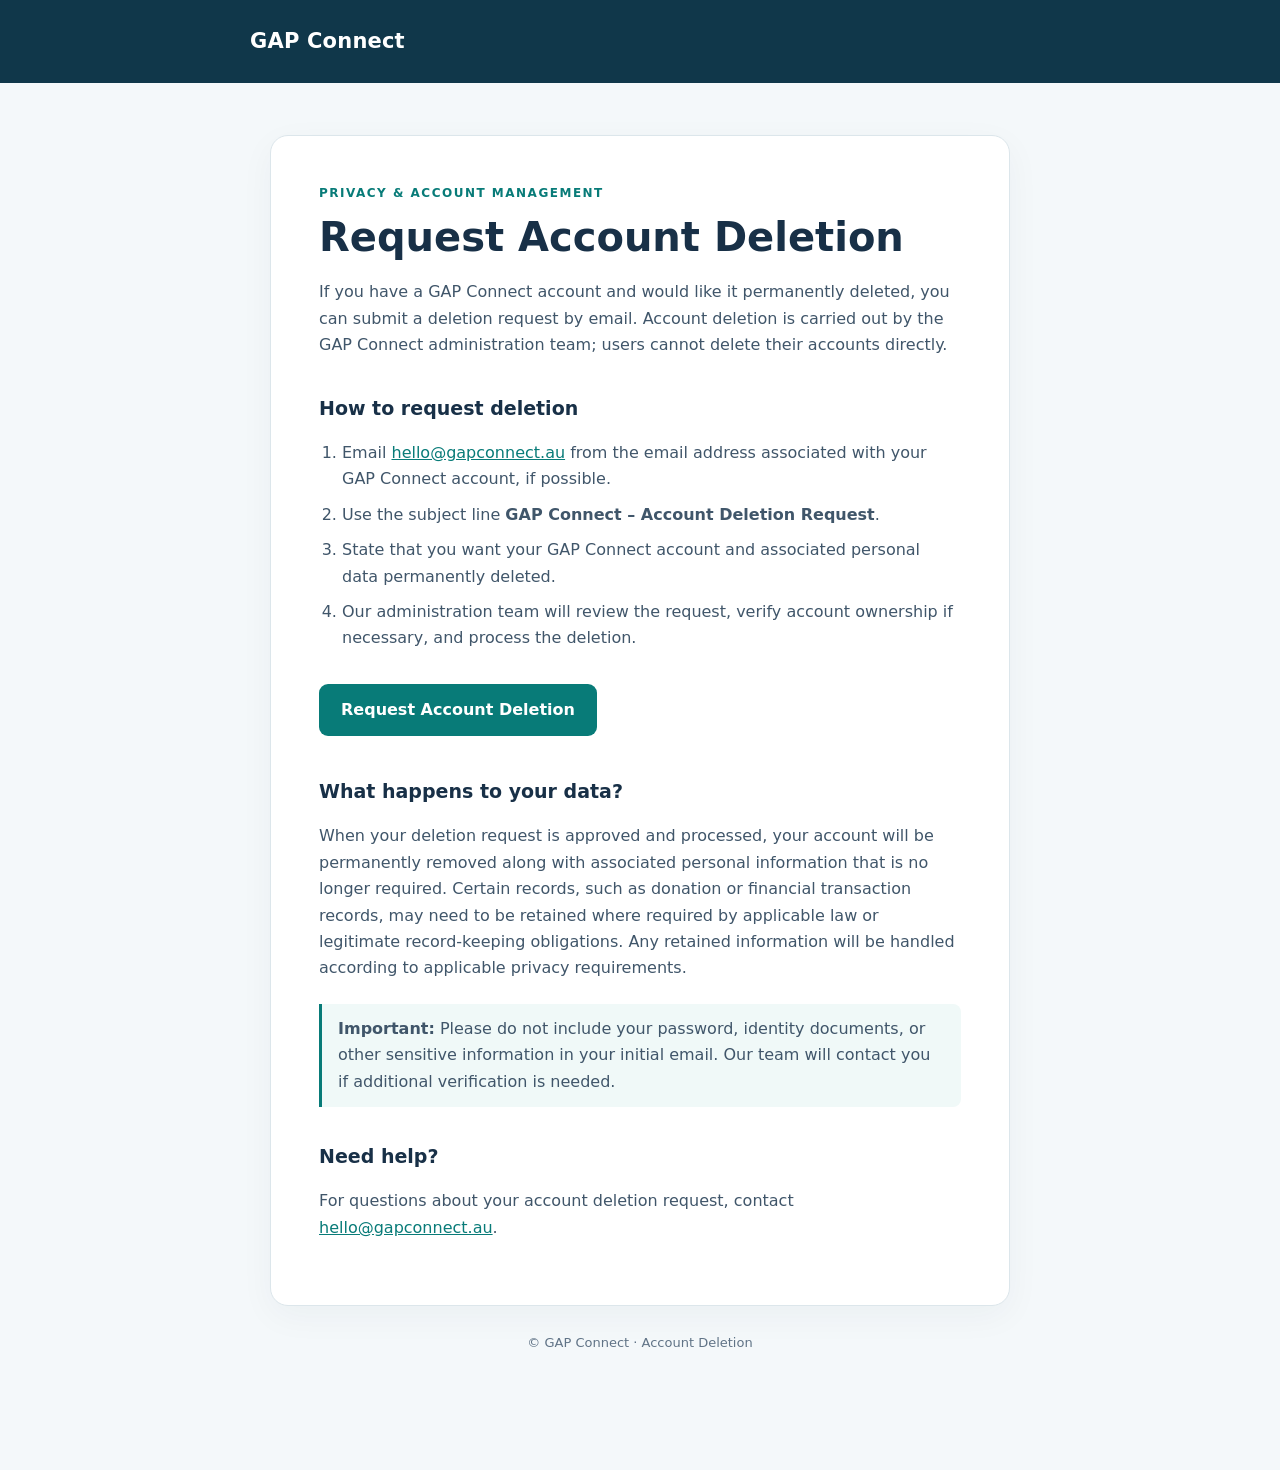
<file: delete-account/index.html>
<!doctype html>
<html lang="en">
<head>
  <meta charset="utf-8">
  <meta name="viewport" content="width=device-width, initial-scale=1">
  <meta name="description" content="Request permanent deletion of your GAP Connect account and associated personal data.">
  <title>Account Deletion | GAP Connect</title>
  <style>
    :root { color-scheme: light; --ink:#183047; --muted:#607386; --accent:#087b78; --bg:#f4f8fa; --line:#dce6eb; }
    * {box-sizing:border-box} body {margin:0; font-family:system-ui,-apple-system,BlinkMacSystemFont,"Segoe UI",sans-serif; background:var(--bg); color:var(--ink); line-height:1.65}
    header {background:#10374a; color:white; padding:24px max(24px,calc((100vw - 780px)/2)); font-weight:750; font-size:21px; letter-spacing:.2px}
    main {max-width:780px; margin:52px auto; padding:0 20px 64px} article {background:white; border:1px solid var(--line); border-radius:18px; padding:clamp(24px,5vw,48px); box-shadow:0 10px 35px #15344b0b}
    .eyebrow {color:var(--accent); text-transform:uppercase; letter-spacing:1.5px; font-size:12px; font-weight:800} h1 {font-size:clamp(29px,5vw,40px); line-height:1.2; margin:10px 0 18px} h2 {font-size:19px; margin:34px 0 8px} p,li {color:#40566a} ol {padding-left:23px} li {margin:9px 0} .button {display:inline-block; background:var(--accent); color:white; text-decoration:none; font-weight:700; padding:13px 22px; border-radius:9px; margin:16px 0 6px} .button:hover {background:#066663} .note {border-left:3px solid var(--accent); padding:12px 16px; background:#f0f9f8; border-radius:0 8px 8px 0; margin-top:22px} .note p {margin:0} footer {font-size:13px; color:var(--muted); text-align:center; margin-top:26px} a {color:#087b78} @media(max-width:500px){main{margin:24px auto}header{padding:19px 22px}}
  </style>
</head>
<body>
  <header>GAP Connect</header>
  <main>
    <article>
      <div class="eyebrow">Privacy &amp; account management</div>
      <h1>Request Account Deletion</h1>
      <p>If you have a GAP Connect account and would like it permanently deleted, you can submit a deletion request by email. Account deletion is carried out by the GAP Connect administration team; users cannot delete their accounts directly.</p>
      <h2>How to request deletion</h2>
      <ol>
        <li>Email <a href="mailto:hello@gapconnect.au">hello@gapconnect.au</a> from the email address associated with your GAP Connect account, if possible.</li>
        <li>Use the subject line <strong>GAP Connect – Account Deletion Request</strong>.</li>
        <li>State that you want your GAP Connect account and associated personal data permanently deleted.</li>
        <li>Our administration team will review the request, verify account ownership if necessary, and process the deletion.</li>
      </ol>
      <a class="button" href="mailto:hello@gapconnect.au?subject=GAP%20Connect%20-%20Account%20Deletion%20Request&amp;body=Hello%20GAP%20Connect%20Team%2C%0A%0AI%20would%20like%20to%20request%20permanent%20deletion%20of%20my%20GAP%20Connect%20account%20and%20associated%20personal%20data.%0A%0AAccount%20email%3A%20%0A%0AThank%20you.">Request Account Deletion</a>
      <h2>What happens to your data?</h2>
      <p>When your deletion request is approved and processed, your account will be permanently removed along with associated personal information that is no longer required. Certain records, such as donation or financial transaction records, may need to be retained where required by applicable law or legitimate record-keeping obligations. Any retained information will be handled according to applicable privacy requirements.</p>
      <div class="note"><p><strong>Important:</strong> Please do not include your password, identity documents, or other sensitive information in your initial email. Our team will contact you if additional verification is needed.</p></div>
      <h2>Need help?</h2>
      <p>For questions about your account deletion request, contact <a href="mailto:hello@gapconnect.au">hello@gapconnect.au</a>.</p>
    </article>
    <footer>© GAP Connect · Account Deletion</footer>
  </main>
</body>
</html>
</file>
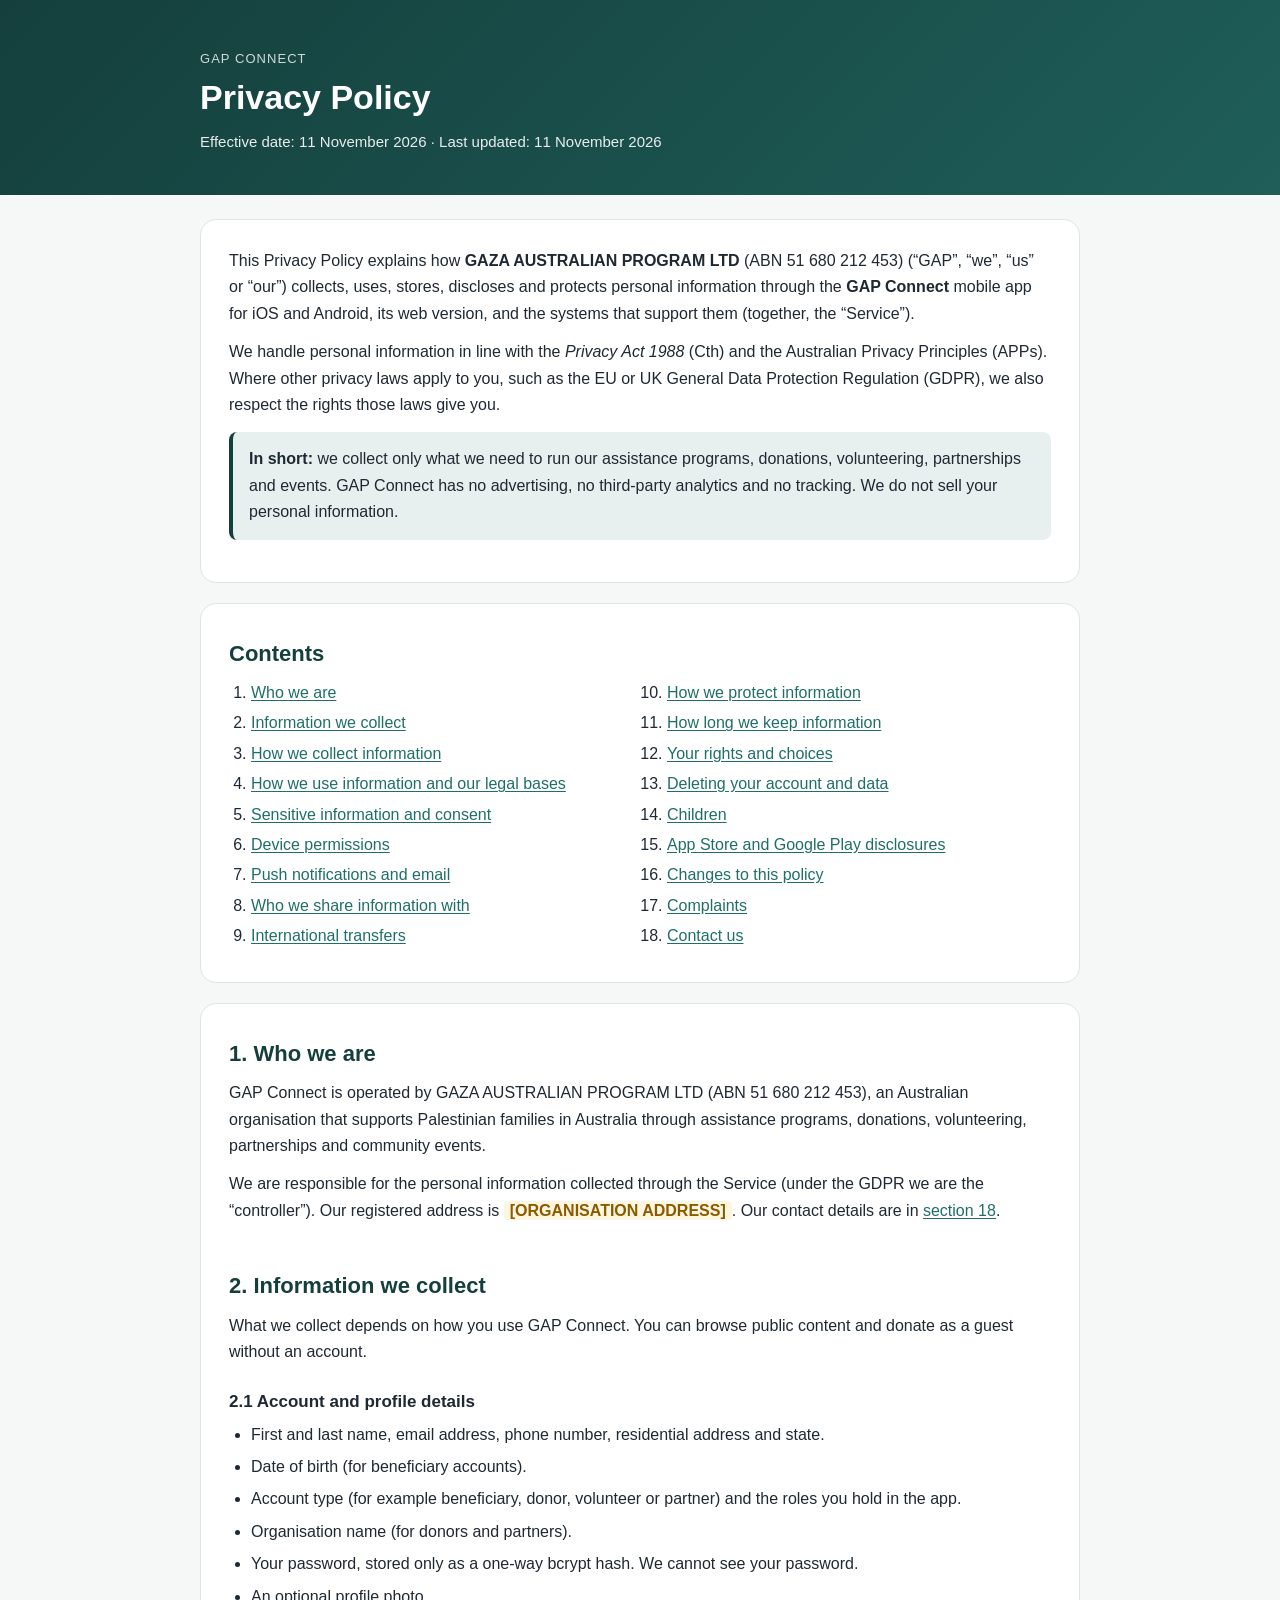
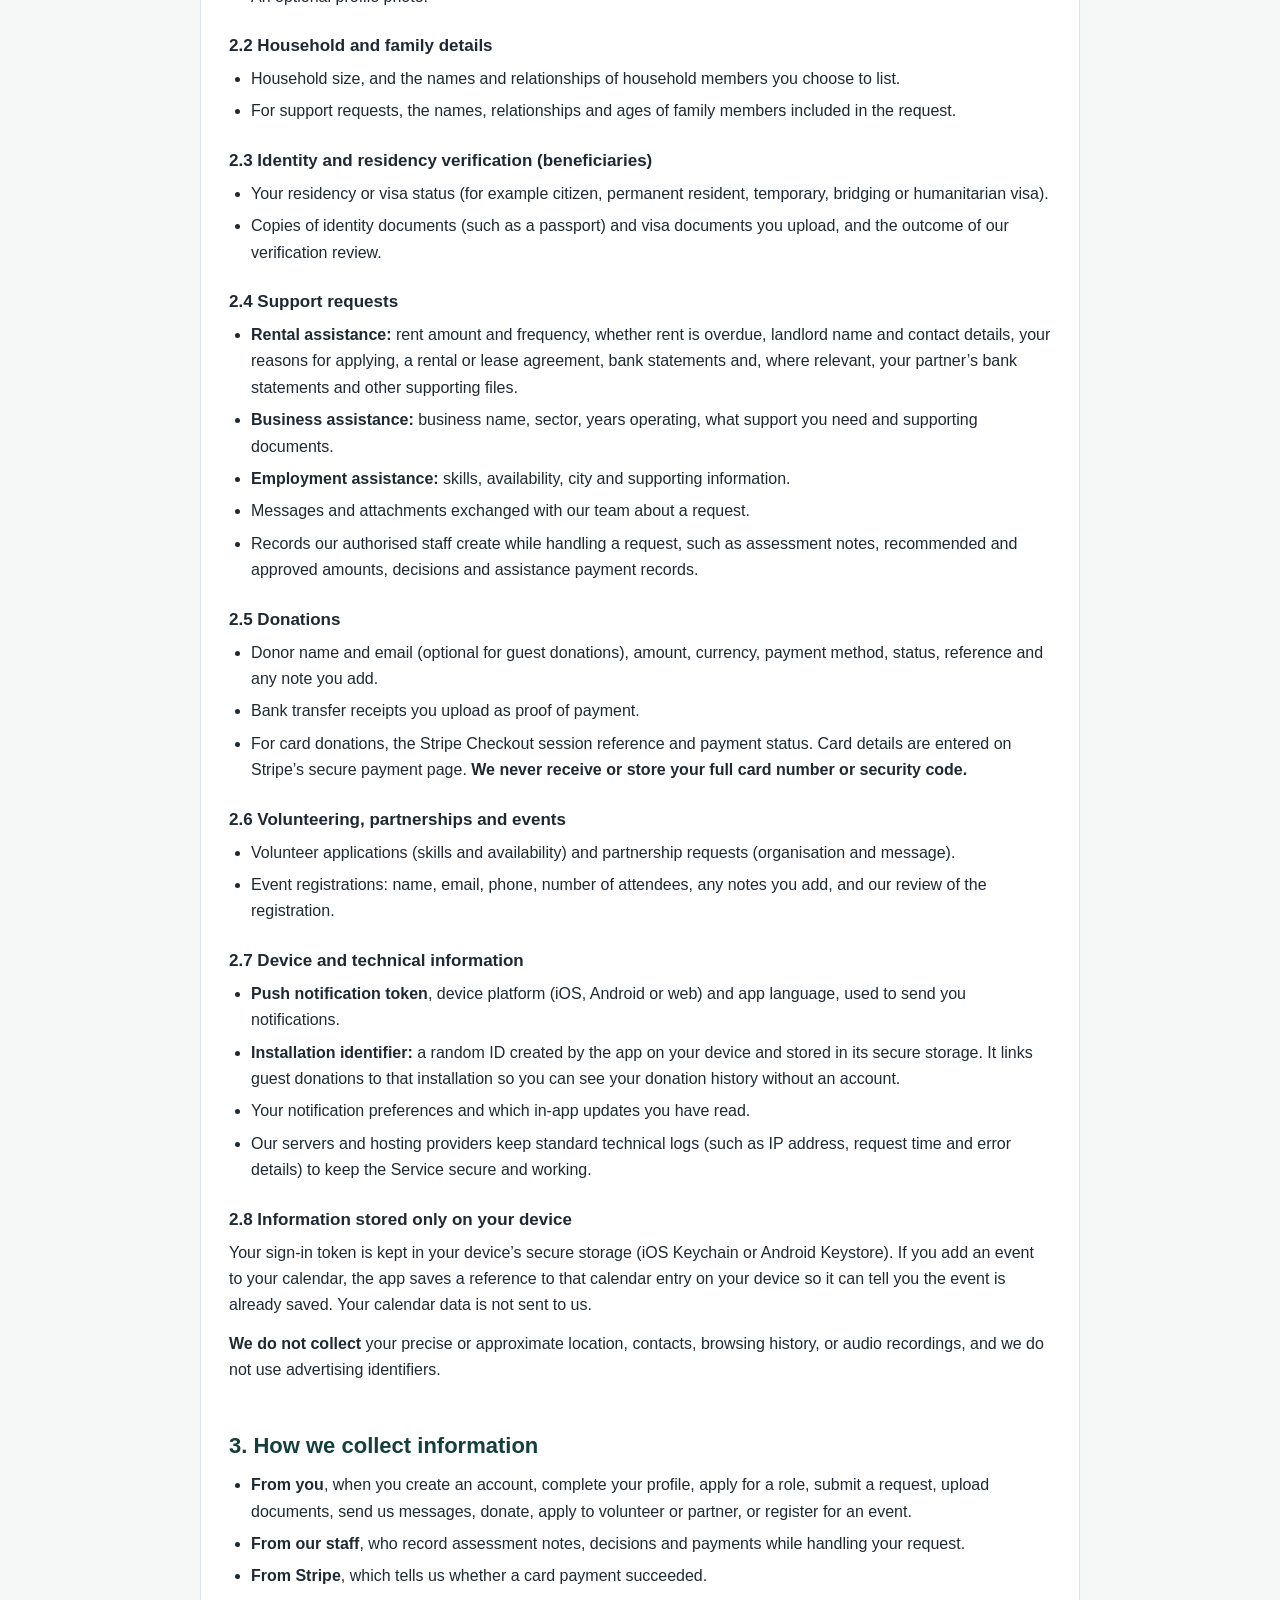
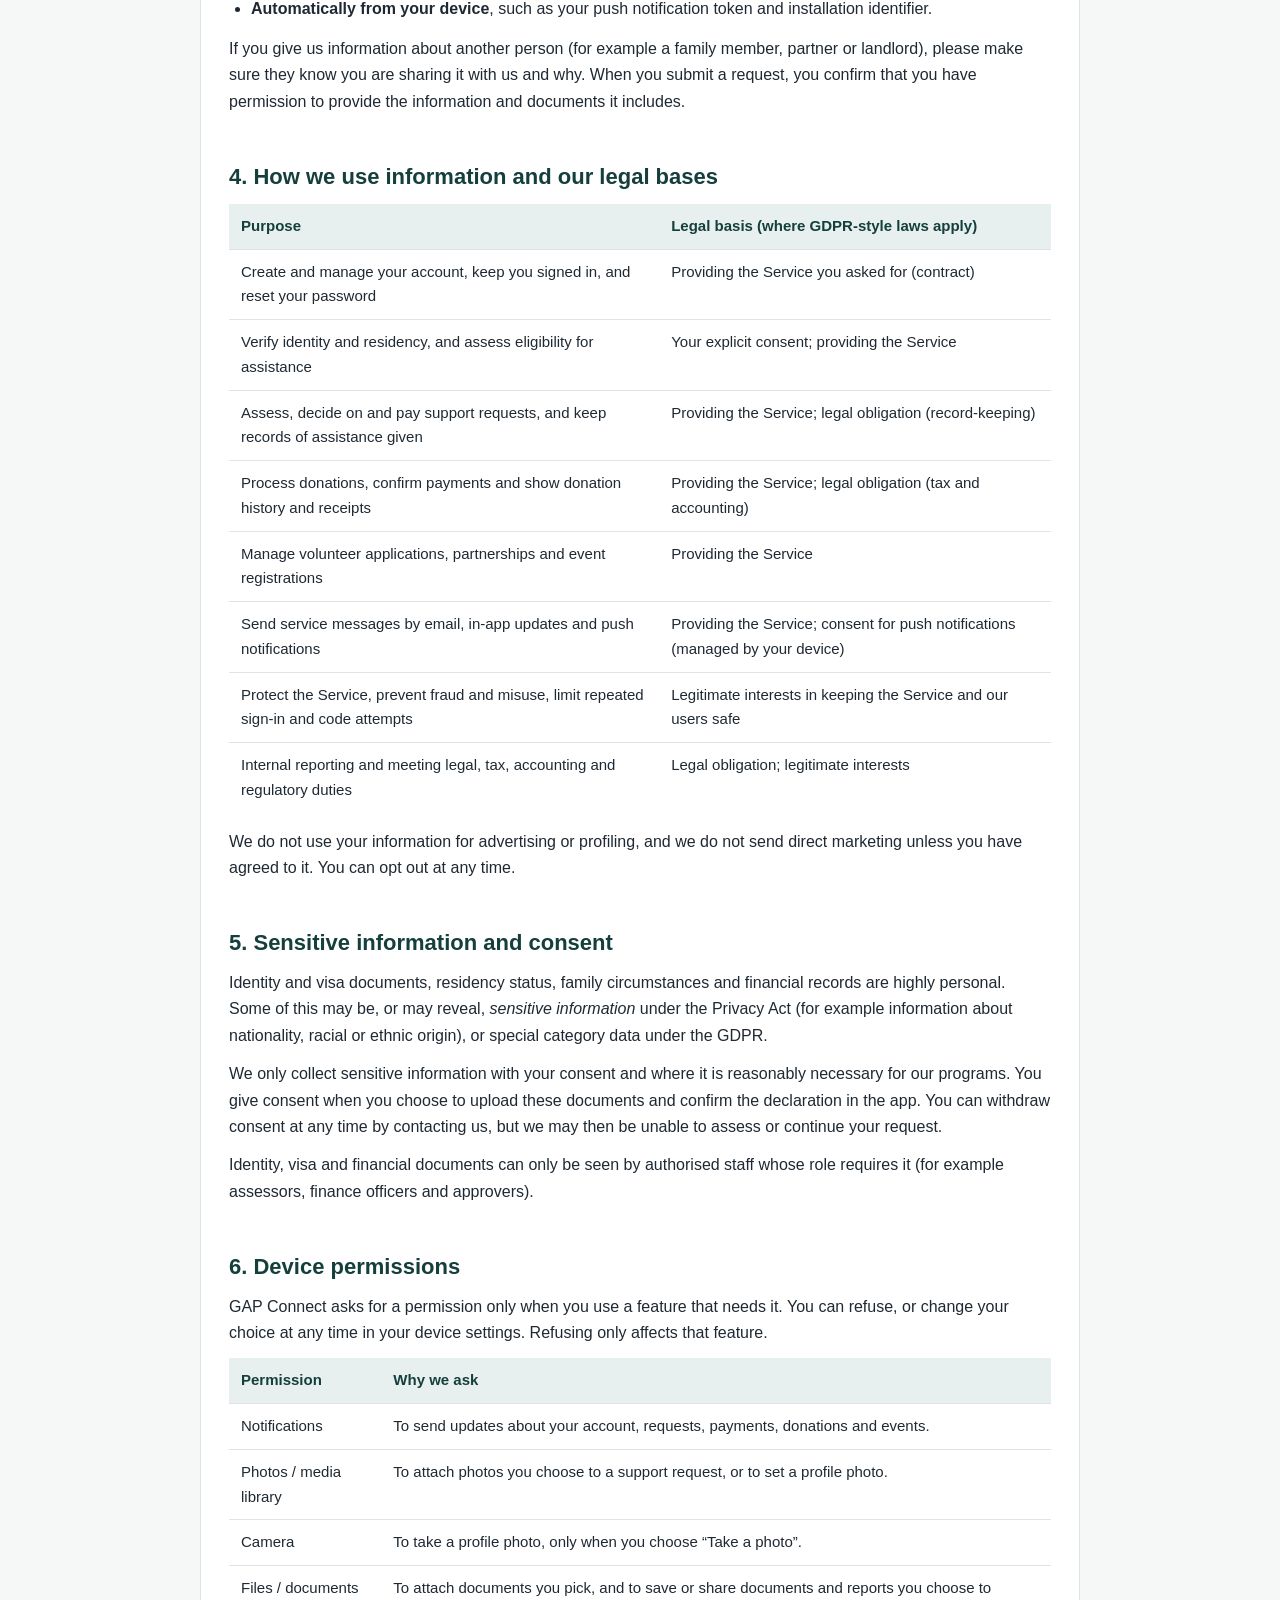
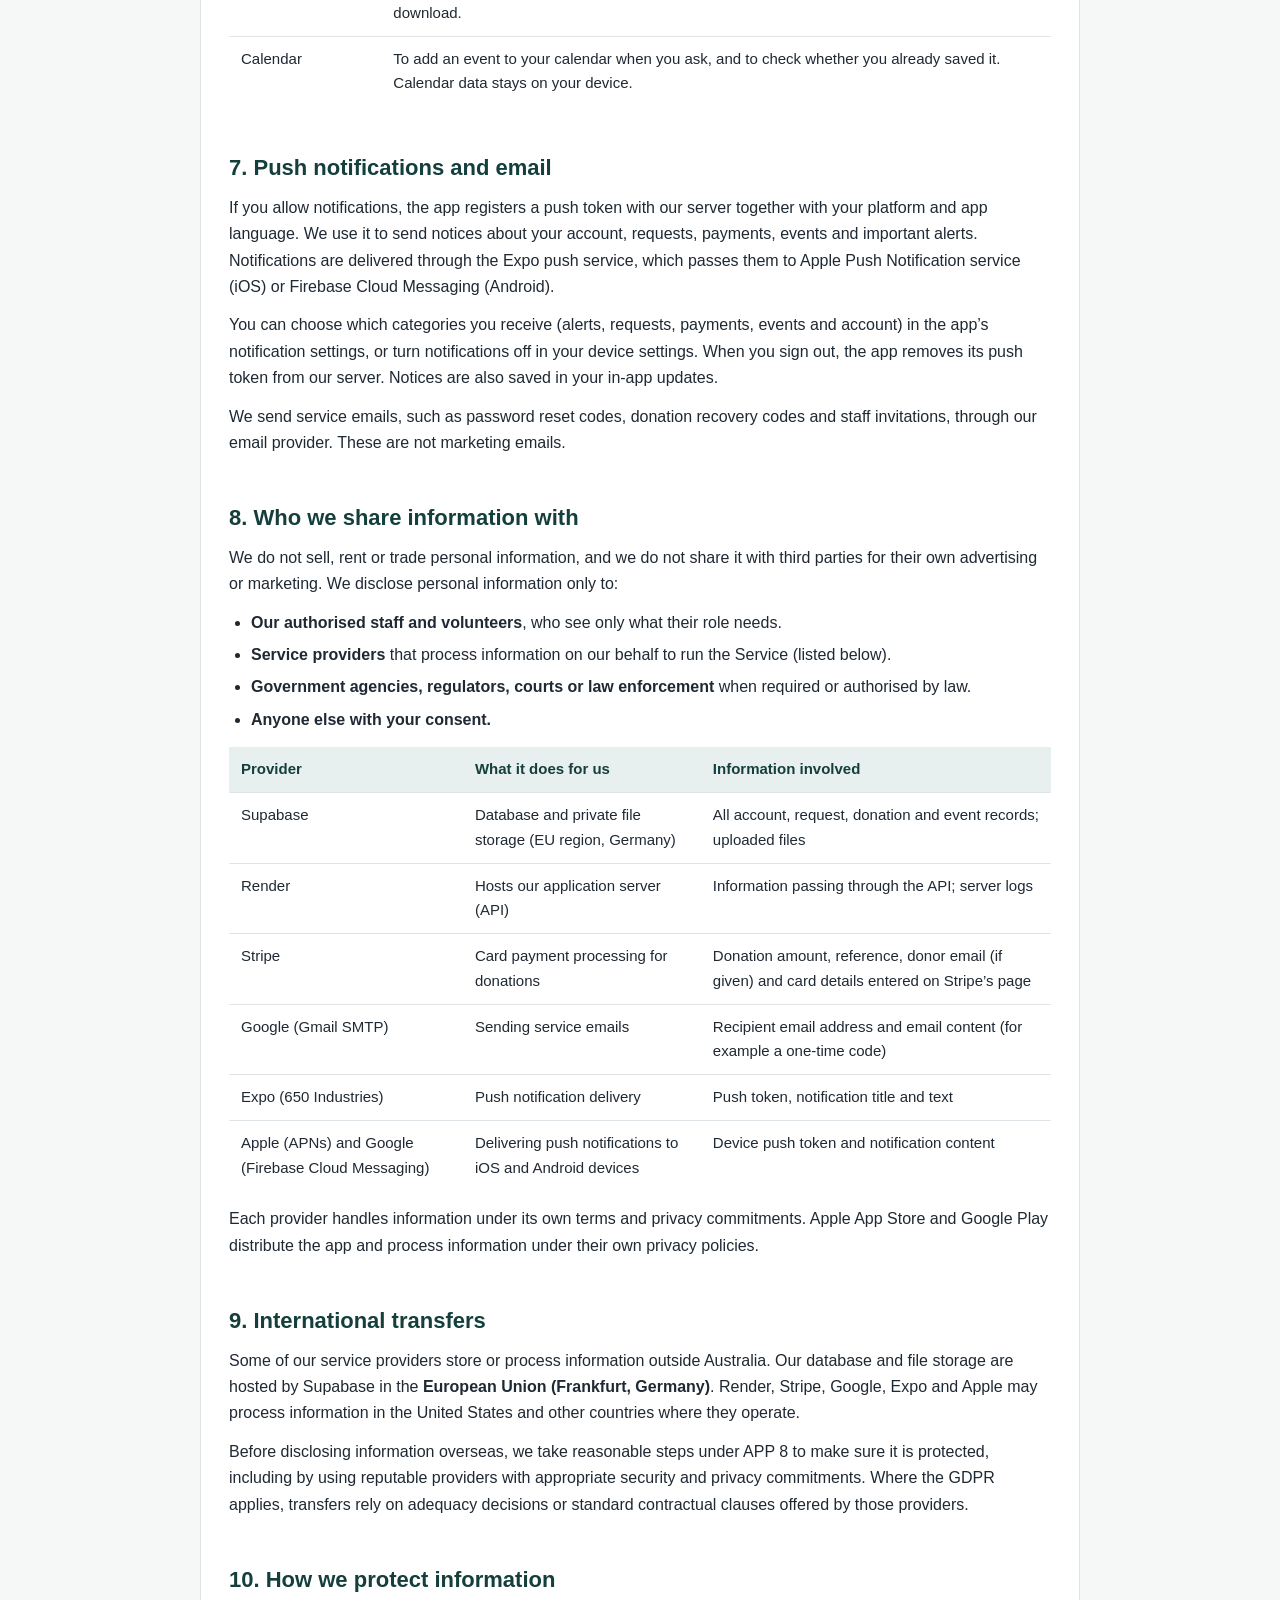
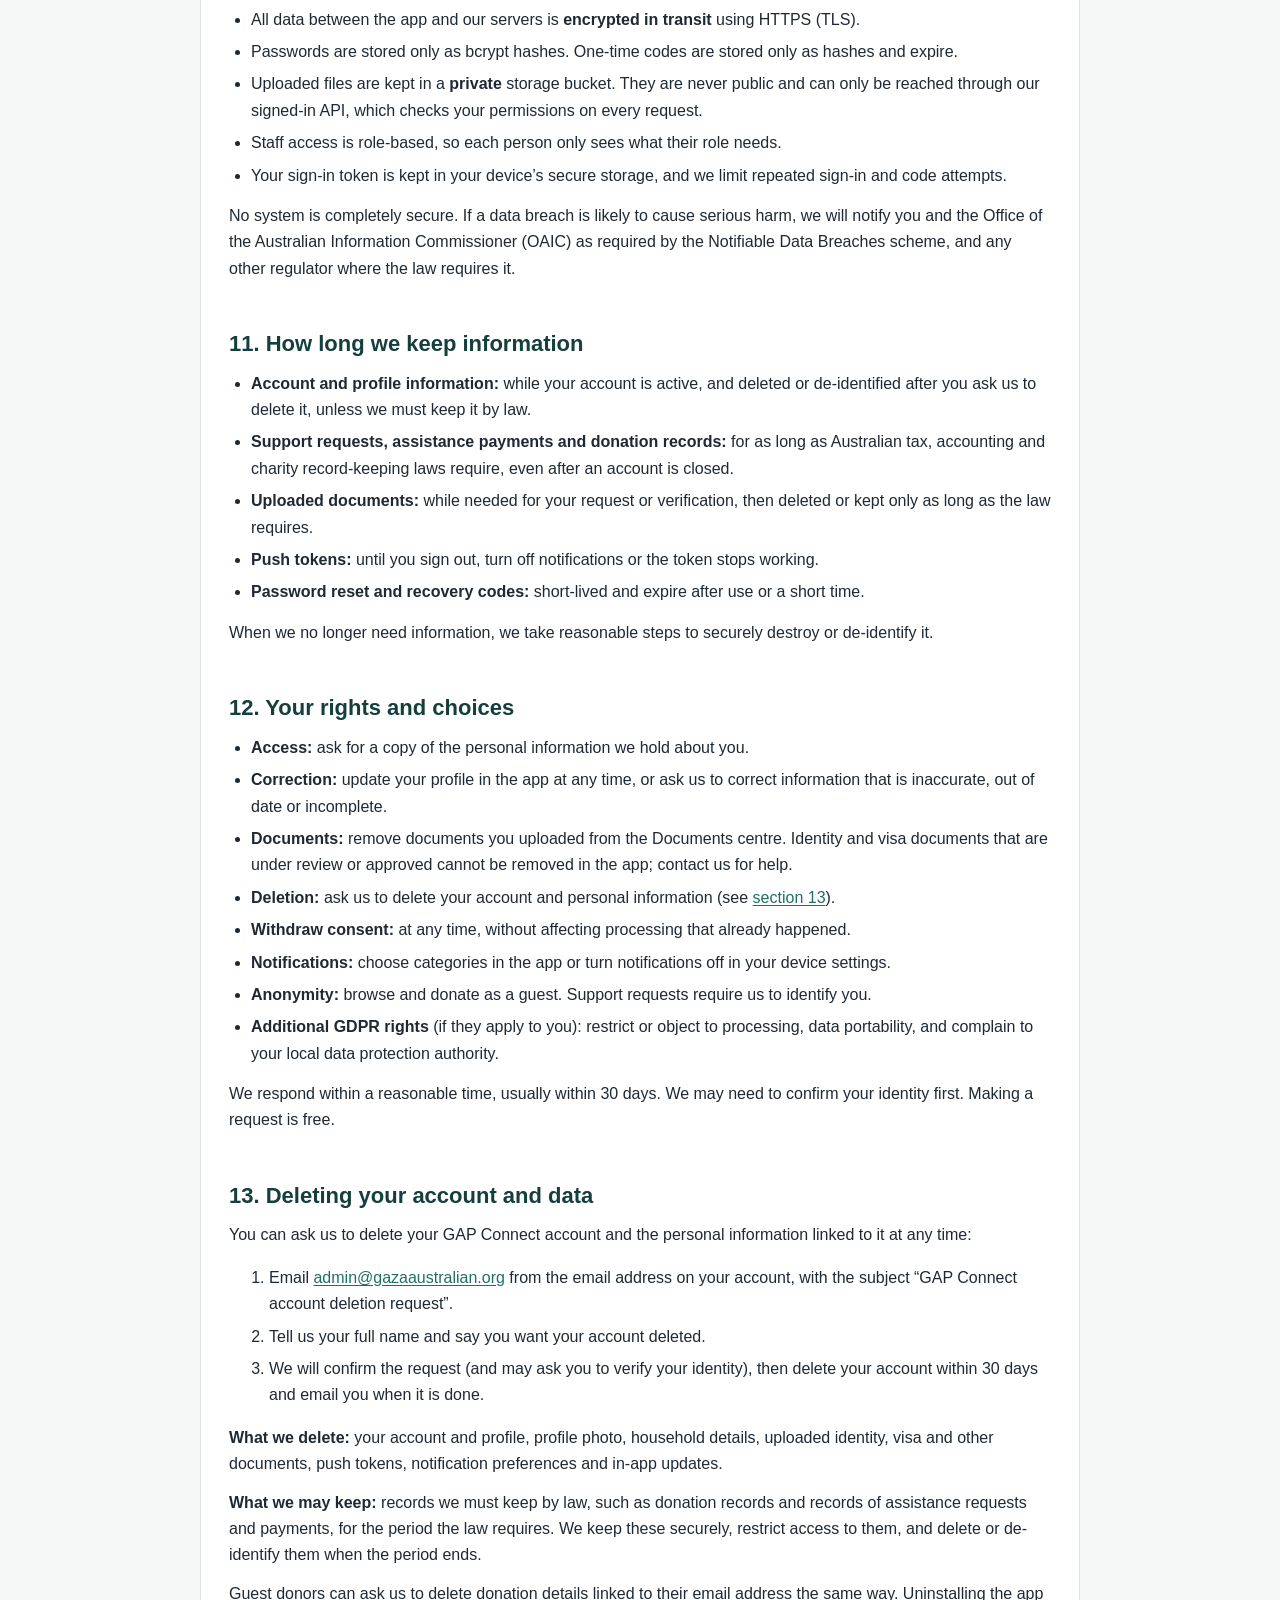
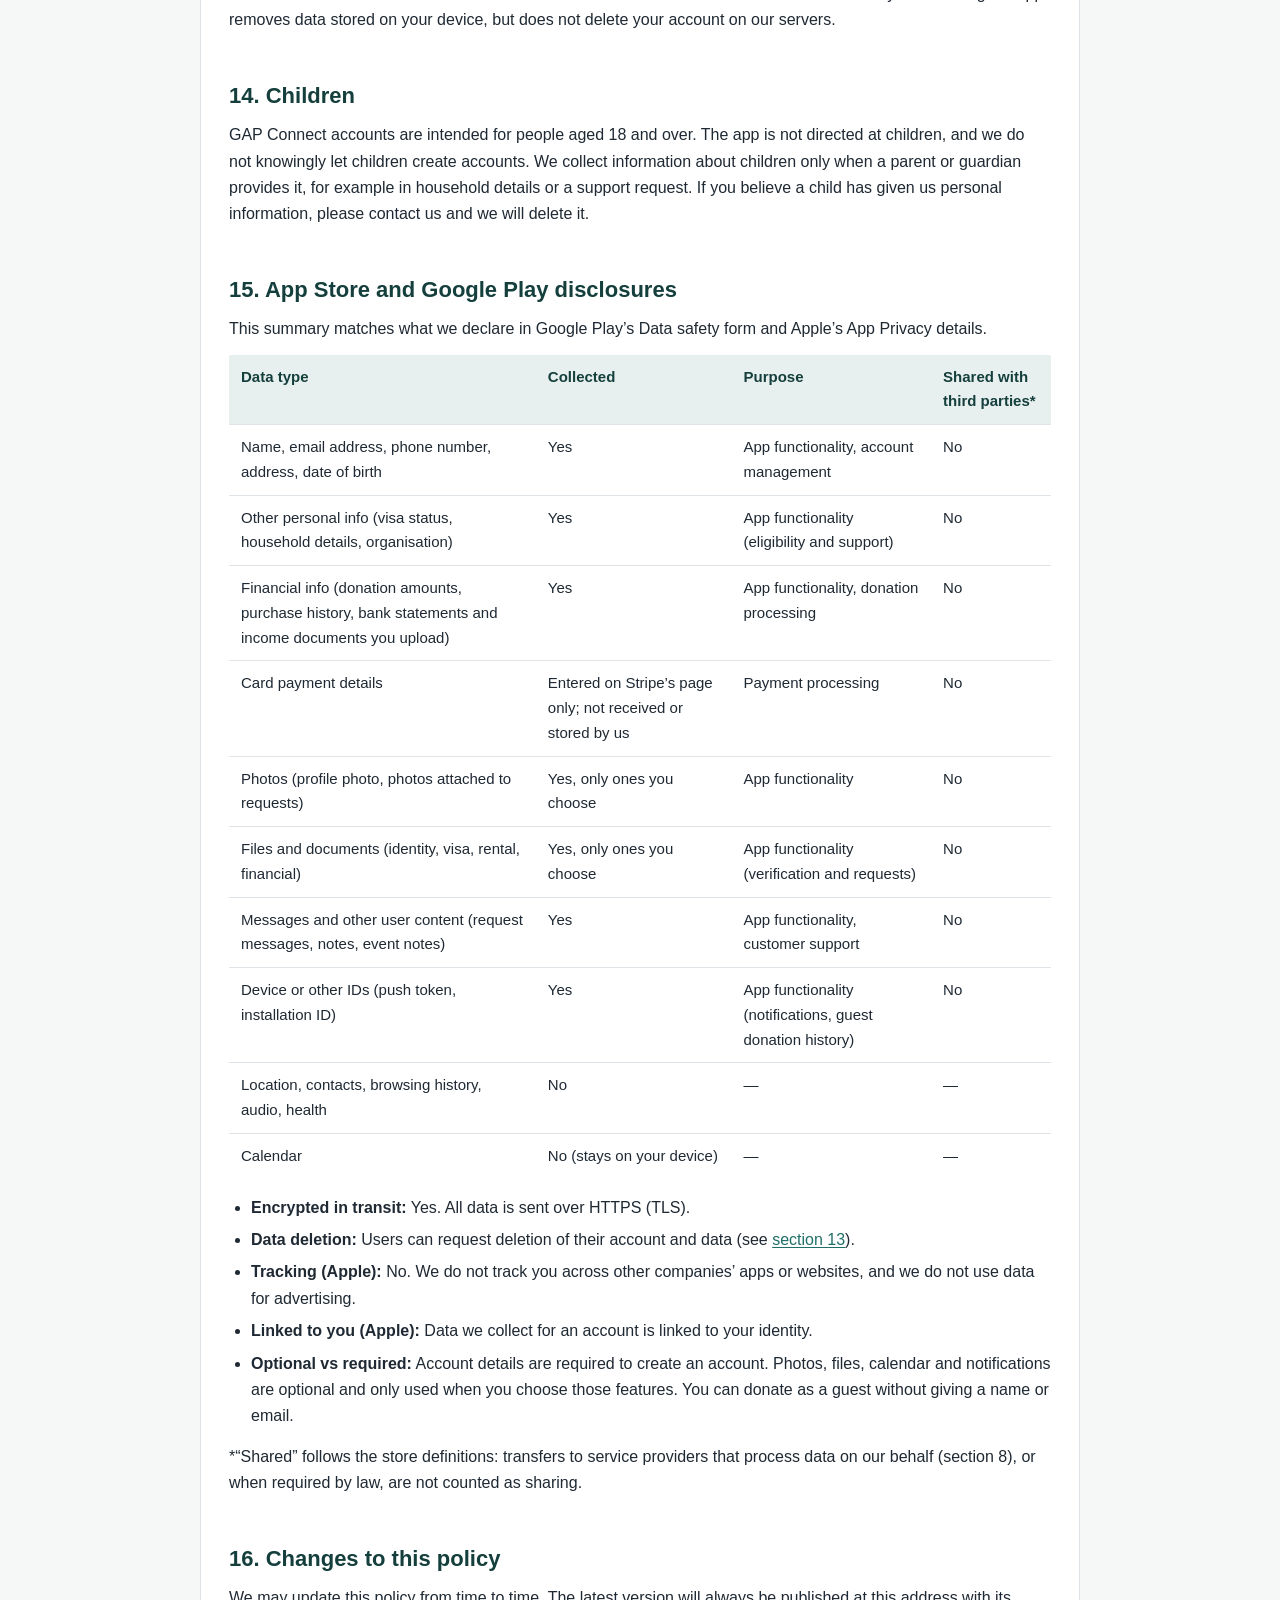
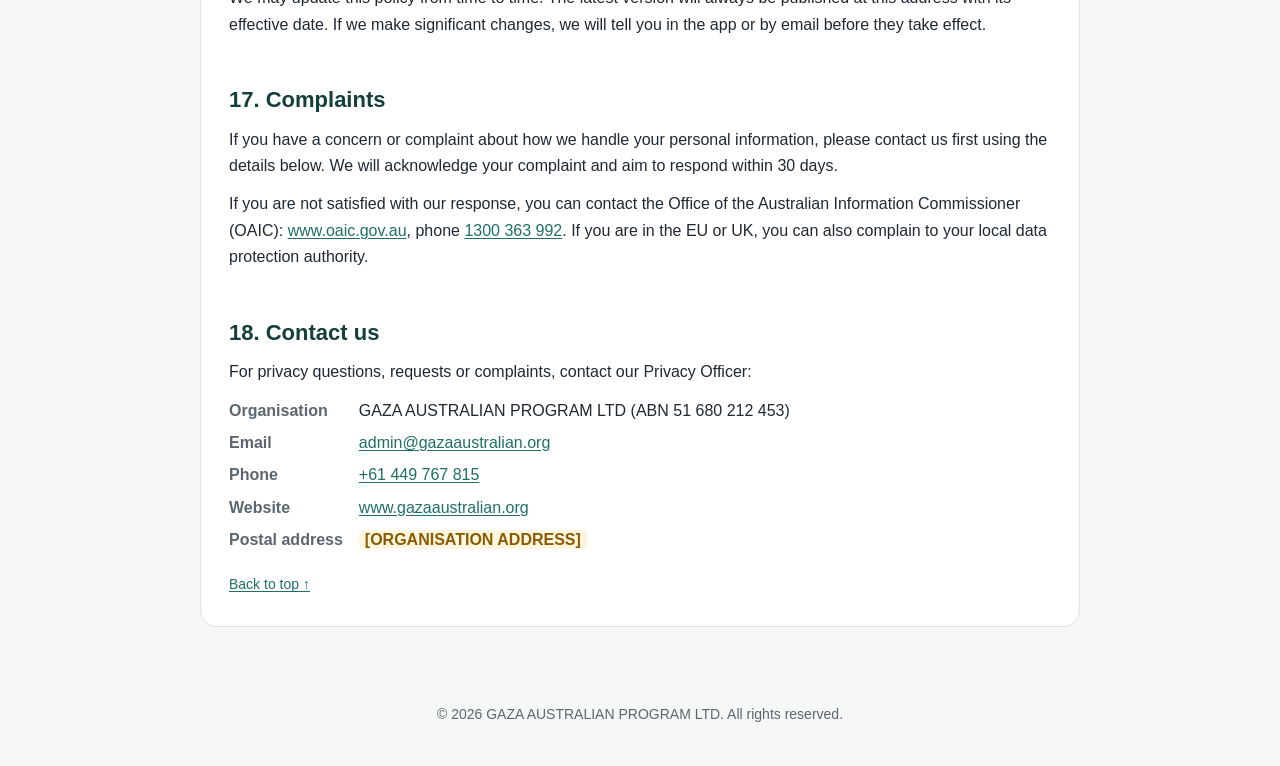
<file: privacy/index.html>
<!DOCTYPE html>
<html lang="en">
<head>
<meta charset="utf-8">
<meta name="viewport" content="width=device-width, initial-scale=1">
<title>Privacy Policy | GAP Connect</title>
<meta name="description" content="Privacy Policy for the GAP Connect mobile app, operated by GAZA AUSTRALIAN PROGRAM LTD.">
<style>
  :root {
    --brand: #143F3C;
    --brand-soft: #E8F0EF;
    --text: #1F2933;
    --muted: #5B6770;
    --line: #DDE3E6;
    --bg: #F6F7F7;
    --card: #FFFFFF;
    --warn: #8A5A00;
    --warn-bg: #FFF6E0;
  }
  * { box-sizing: border-box; }
  html { scroll-behavior: smooth; -webkit-text-size-adjust: 100%; }
  body {
    margin: 0;
    font-family: -apple-system, BlinkMacSystemFont, "Segoe UI", Roboto, "Helvetica Neue", Arial, sans-serif;
    font-size: 16px;
    line-height: 1.65;
    color: var(--text);
    background: var(--bg);
  }
  header.hero {
    background: linear-gradient(135deg, #143F3C 0%, #1F5E59 100%);
    color: #fff;
    padding: 48px 20px 40px;
  }
  .wrap { max-width: 880px; margin: 0 auto; }
  header.hero p.kicker {
    margin: 0 0 8px; font-size: 13px; letter-spacing: .08em; text-transform: uppercase; opacity: .8;
  }
  header.hero h1 { margin: 0 0 12px; font-size: 34px; line-height: 1.2; }
  header.hero .meta { margin: 0; font-size: 15px; opacity: .9; }
  main { padding: 24px 16px 56px; }
  .card {
    background: var(--card);
    border: 1px solid var(--line);
    border-radius: 16px;
    padding: 28px 28px;
    margin-bottom: 20px;
  }
  h2 {
    font-size: 22px; line-height: 1.3; color: var(--brand);
    margin: 40px 0 12px; padding-top: 8px; scroll-margin-top: 16px;
  }
  h2:first-child { margin-top: 0; }
  h3 { font-size: 17px; margin: 22px 0 6px; color: var(--text); }
  p { margin: 0 0 12px; }
  ul { margin: 0 0 14px; padding-left: 22px; }
  li { margin-bottom: 6px; }
  a { color: #1F6F68; text-decoration: underline; text-underline-offset: 2px; }
  a:hover { color: var(--brand); }
  nav.toc ol { margin: 0; padding-left: 22px; columns: 2; column-gap: 32px; }
  nav.toc li { break-inside: avoid; margin-bottom: 4px; }
  nav.toc h2 { margin-top: 0; }
  .note {
    background: var(--brand-soft); border-left: 4px solid var(--brand);
    padding: 14px 16px; border-radius: 8px; margin: 14px 0;
  }
  .placeholder {
    background: var(--warn-bg); color: var(--warn); font-weight: 600;
    padding: 1px 6px; border-radius: 4px; white-space: nowrap;
  }
  .table-wrap { overflow-x: auto; margin: 10px 0 16px; -webkit-overflow-scrolling: touch; }
  table { width: 100%; border-collapse: collapse; font-size: 15px; min-width: 560px; }
  th, td { text-align: left; vertical-align: top; padding: 10px 12px; border-bottom: 1px solid var(--line); }
  th { background: var(--brand-soft); color: var(--brand); font-weight: 600; }
  tr:last-child td { border-bottom: none; }
  .contact dl { display: grid; grid-template-columns: max-content 1fr; gap: 6px 16px; margin: 0 0 12px; }
  .contact dt { font-weight: 600; color: var(--muted); }
  .contact dd { margin: 0; }
  footer { text-align: center; color: var(--muted); font-size: 14px; padding: 0 16px 40px; }
  .top { display: inline-block; margin-top: 8px; font-size: 14px; }
  @media (max-width: 640px) {
    header.hero { padding: 36px 18px 30px; }
    header.hero h1 { font-size: 27px; }
    .card { padding: 20px 18px; border-radius: 12px; }
    h2 { font-size: 20px; }
    nav.toc ol { columns: 1; }
    .contact dl { grid-template-columns: 1fr; gap: 2px; }
    .contact dd { margin-bottom: 8px; }
  }
  @media print {
    body { background: #fff; }
    header.hero { background: none; color: var(--text); padding: 0 0 16px; }
    .card { border: none; padding: 0; }
    a { color: var(--text); }
  }
</style>
</head>
<body>
<header class="hero" id="top">
  <div class="wrap">
    <p class="kicker">GAP Connect</p>
    <h1>Privacy Policy</h1>
    <p class="meta">Effective date: 11 November 2026 &middot; Last updated: 11 November 2026</p>
  </div>
</header>

<main>
<div class="wrap">

<div class="card">
  <p>This Privacy Policy explains how <strong>GAZA AUSTRALIAN PROGRAM LTD</strong> (ABN 51 680 212 453) (&ldquo;GAP&rdquo;, &ldquo;we&rdquo;, &ldquo;us&rdquo; or &ldquo;our&rdquo;) collects, uses, stores, discloses and protects personal information through the <strong>GAP Connect</strong> mobile app for iOS and Android, its web version, and the systems that support them (together, the &ldquo;Service&rdquo;).</p>
  <p>We handle personal information in line with the <em>Privacy Act 1988</em> (Cth) and the Australian Privacy Principles (APPs). Where other privacy laws apply to you, such as the EU or UK General Data Protection Regulation (GDPR), we also respect the rights those laws give you.</p>
  <div class="note"><strong>In short:</strong> we collect only what we need to run our assistance programs, donations, volunteering, partnerships and events. GAP Connect has no advertising, no third-party analytics and no tracking. We do not sell your personal information.</div>
</div>

<nav class="card toc" aria-label="Table of contents">
  <h2>Contents</h2>
  <ol>
    <li><a href="#who">Who we are</a></li>
    <li><a href="#collect">Information we collect</a></li>
    <li><a href="#sources">How we collect information</a></li>
    <li><a href="#use">How we use information and our legal bases</a></li>
    <li><a href="#sensitive">Sensitive information and consent</a></li>
    <li><a href="#permissions">Device permissions</a></li>
    <li><a href="#push">Push notifications and email</a></li>
    <li><a href="#disclose">Who we share information with</a></li>
    <li><a href="#overseas">International transfers</a></li>
    <li><a href="#security">How we protect information</a></li>
    <li><a href="#retention">How long we keep information</a></li>
    <li><a href="#rights">Your rights and choices</a></li>
    <li><a href="#delete">Deleting your account and data</a></li>
    <li><a href="#children">Children</a></li>
    <li><a href="#stores">App Store and Google Play disclosures</a></li>
    <li><a href="#changes">Changes to this policy</a></li>
    <li><a href="#complaints">Complaints</a></li>
    <li><a href="#contact">Contact us</a></li>
  </ol>
</nav>

<div class="card">

<h2 id="who">1. Who we are</h2>
<p>GAP Connect is operated by GAZA AUSTRALIAN PROGRAM LTD (ABN 51 680 212 453), an Australian organisation that supports Palestinian families in Australia through assistance programs, donations, volunteering, partnerships and community events.</p>
<p>We are responsible for the personal information collected through the Service (under the GDPR we are the &ldquo;controller&rdquo;). Our registered address is <span class="placeholder">[ORGANISATION ADDRESS]</span>. Our contact details are in <a href="#contact">section 18</a>.</p>

<h2 id="collect">2. Information we collect</h2>
<p>What we collect depends on how you use GAP Connect. You can browse public content and donate as a guest without an account.</p>

<h3>2.1 Account and profile details</h3>
<ul>
  <li>First and last name, email address, phone number, residential address and state.</li>
  <li>Date of birth (for beneficiary accounts).</li>
  <li>Account type (for example beneficiary, donor, volunteer or partner) and the roles you hold in the app.</li>
  <li>Organisation name (for donors and partners).</li>
  <li>Your password, stored only as a one-way bcrypt hash. We cannot see your password.</li>
  <li>An optional profile photo.</li>
</ul>

<h3>2.2 Household and family details</h3>
<ul>
  <li>Household size, and the names and relationships of household members you choose to list.</li>
  <li>For support requests, the names, relationships and ages of family members included in the request.</li>
</ul>

<h3>2.3 Identity and residency verification (beneficiaries)</h3>
<ul>
  <li>Your residency or visa status (for example citizen, permanent resident, temporary, bridging or humanitarian visa).</li>
  <li>Copies of identity documents (such as a passport) and visa documents you upload, and the outcome of our verification review.</li>
</ul>

<h3>2.4 Support requests</h3>
<ul>
  <li><strong>Rental assistance:</strong> rent amount and frequency, whether rent is overdue, landlord name and contact details, your reasons for applying, a rental or lease agreement, bank statements and, where relevant, your partner&rsquo;s bank statements and other supporting files.</li>
  <li><strong>Business assistance:</strong> business name, sector, years operating, what support you need and supporting documents.</li>
  <li><strong>Employment assistance:</strong> skills, availability, city and supporting information.</li>
  <li>Messages and attachments exchanged with our team about a request.</li>
  <li>Records our authorised staff create while handling a request, such as assessment notes, recommended and approved amounts, decisions and assistance payment records.</li>
</ul>

<h3>2.5 Donations</h3>
<ul>
  <li>Donor name and email (optional for guest donations), amount, currency, payment method, status, reference and any note you add.</li>
  <li>Bank transfer receipts you upload as proof of payment.</li>
  <li>For card donations, the Stripe Checkout session reference and payment status. Card details are entered on Stripe&rsquo;s secure payment page. <strong>We never receive or store your full card number or security code.</strong></li>
</ul>

<h3>2.6 Volunteering, partnerships and events</h3>
<ul>
  <li>Volunteer applications (skills and availability) and partnership requests (organisation and message).</li>
  <li>Event registrations: name, email, phone, number of attendees, any notes you add, and our review of the registration.</li>
</ul>

<h3>2.7 Device and technical information</h3>
<ul>
  <li><strong>Push notification token</strong>, device platform (iOS, Android or web) and app language, used to send you notifications.</li>
  <li><strong>Installation identifier:</strong> a random ID created by the app on your device and stored in its secure storage. It links guest donations to that installation so you can see your donation history without an account.</li>
  <li>Your notification preferences and which in-app updates you have read.</li>
  <li>Our servers and hosting providers keep standard technical logs (such as IP address, request time and error details) to keep the Service secure and working.</li>
</ul>

<h3>2.8 Information stored only on your device</h3>
<p>Your sign-in token is kept in your device&rsquo;s secure storage (iOS Keychain or Android Keystore). If you add an event to your calendar, the app saves a reference to that calendar entry on your device so it can tell you the event is already saved. Your calendar data is not sent to us.</p>

<p><strong>We do not collect</strong> your precise or approximate location, contacts, browsing history, or audio recordings, and we do not use advertising identifiers.</p>

<h2 id="sources">3. How we collect information</h2>
<ul>
  <li><strong>From you</strong>, when you create an account, complete your profile, apply for a role, submit a request, upload documents, send us messages, donate, apply to volunteer or partner, or register for an event.</li>
  <li><strong>From our staff</strong>, who record assessment notes, decisions and payments while handling your request.</li>
  <li><strong>From Stripe</strong>, which tells us whether a card payment succeeded.</li>
  <li><strong>Automatically from your device</strong>, such as your push notification token and installation identifier.</li>
</ul>
<p>If you give us information about another person (for example a family member, partner or landlord), please make sure they know you are sharing it with us and why. When you submit a request, you confirm that you have permission to provide the information and documents it includes.</p>

<h2 id="use">4. How we use information and our legal bases</h2>
<div class="table-wrap">
<table>
  <thead><tr><th>Purpose</th><th>Legal basis (where GDPR-style laws apply)</th></tr></thead>
  <tbody>
    <tr><td>Create and manage your account, keep you signed in, and reset your password</td><td>Providing the Service you asked for (contract)</td></tr>
    <tr><td>Verify identity and residency, and assess eligibility for assistance</td><td>Your explicit consent; providing the Service</td></tr>
    <tr><td>Assess, decide on and pay support requests, and keep records of assistance given</td><td>Providing the Service; legal obligation (record-keeping)</td></tr>
    <tr><td>Process donations, confirm payments and show donation history and receipts</td><td>Providing the Service; legal obligation (tax and accounting)</td></tr>
    <tr><td>Manage volunteer applications, partnerships and event registrations</td><td>Providing the Service</td></tr>
    <tr><td>Send service messages by email, in-app updates and push notifications</td><td>Providing the Service; consent for push notifications (managed by your device)</td></tr>
    <tr><td>Protect the Service, prevent fraud and misuse, limit repeated sign-in and code attempts</td><td>Legitimate interests in keeping the Service and our users safe</td></tr>
    <tr><td>Internal reporting and meeting legal, tax, accounting and regulatory duties</td><td>Legal obligation; legitimate interests</td></tr>
  </tbody>
</table>
</div>
<p>We do not use your information for advertising or profiling, and we do not send direct marketing unless you have agreed to it. You can opt out at any time.</p>

<h2 id="sensitive">5. Sensitive information and consent</h2>
<p>Identity and visa documents, residency status, family circumstances and financial records are highly personal. Some of this may be, or may reveal, <em>sensitive information</em> under the Privacy Act (for example information about nationality, racial or ethnic origin), or special category data under the GDPR.</p>
<p>We only collect sensitive information with your consent and where it is reasonably necessary for our programs. You give consent when you choose to upload these documents and confirm the declaration in the app. You can withdraw consent at any time by contacting us, but we may then be unable to assess or continue your request.</p>
<p>Identity, visa and financial documents can only be seen by authorised staff whose role requires it (for example assessors, finance officers and approvers).</p>

<h2 id="permissions">6. Device permissions</h2>
<p>GAP Connect asks for a permission only when you use a feature that needs it. You can refuse, or change your choice at any time in your device settings. Refusing only affects that feature.</p>
<div class="table-wrap">
<table>
  <thead><tr><th>Permission</th><th>Why we ask</th></tr></thead>
  <tbody>
    <tr><td>Notifications</td><td>To send updates about your account, requests, payments, donations and events.</td></tr>
    <tr><td>Photos / media library</td><td>To attach photos you choose to a support request, or to set a profile photo.</td></tr>
    <tr><td>Camera</td><td>To take a profile photo, only when you choose &ldquo;Take a photo&rdquo;.</td></tr>
    <tr><td>Files / documents</td><td>To attach documents you pick, and to save or share documents and reports you choose to download.</td></tr>
    <tr><td>Calendar</td><td>To add an event to your calendar when you ask, and to check whether you already saved it. Calendar data stays on your device.</td></tr>
  </tbody>
</table>
</div>

<h2 id="push">7. Push notifications and email</h2>
<p>If you allow notifications, the app registers a push token with our server together with your platform and app language. We use it to send notices about your account, requests, payments, events and important alerts. Notifications are delivered through the Expo push service, which passes them to Apple Push Notification service (iOS) or Firebase Cloud Messaging (Android).</p>
<p>You can choose which categories you receive (alerts, requests, payments, events and account) in the app&rsquo;s notification settings, or turn notifications off in your device settings. When you sign out, the app removes its push token from our server. Notices are also saved in your in-app updates.</p>
<p>We send service emails, such as password reset codes, donation recovery codes and staff invitations, through our email provider. These are not marketing emails.</p>

<h2 id="disclose">8. Who we share information with</h2>
<p>We do not sell, rent or trade personal information, and we do not share it with third parties for their own advertising or marketing. We disclose personal information only to:</p>
<ul>
  <li><strong>Our authorised staff and volunteers</strong>, who see only what their role needs.</li>
  <li><strong>Service providers</strong> that process information on our behalf to run the Service (listed below).</li>
  <li><strong>Government agencies, regulators, courts or law enforcement</strong> when required or authorised by law.</li>
  <li><strong>Anyone else with your consent.</strong></li>
</ul>
<div class="table-wrap">
<table>
  <thead><tr><th>Provider</th><th>What it does for us</th><th>Information involved</th></tr></thead>
  <tbody>
    <tr><td>Supabase</td><td>Database and private file storage (EU region, Germany)</td><td>All account, request, donation and event records; uploaded files</td></tr>
    <tr><td>Render</td><td>Hosts our application server (API)</td><td>Information passing through the API; server logs</td></tr>
    <tr><td>Stripe</td><td>Card payment processing for donations</td><td>Donation amount, reference, donor email (if given) and card details entered on Stripe&rsquo;s page</td></tr>
    <tr><td>Google (Gmail SMTP)</td><td>Sending service emails</td><td>Recipient email address and email content (for example a one-time code)</td></tr>
    <tr><td>Expo (650 Industries)</td><td>Push notification delivery</td><td>Push token, notification title and text</td></tr>
    <tr><td>Apple (APNs) and Google (Firebase Cloud Messaging)</td><td>Delivering push notifications to iOS and Android devices</td><td>Device push token and notification content</td></tr>
  </tbody>
</table>
</div>
<p>Each provider handles information under its own terms and privacy commitments. Apple App Store and Google Play distribute the app and process information under their own privacy policies.</p>

<h2 id="overseas">9. International transfers</h2>
<p>Some of our service providers store or process information outside Australia. Our database and file storage are hosted by Supabase in the <strong>European Union (Frankfurt, Germany)</strong>. Render, Stripe, Google, Expo and Apple may process information in the United States and other countries where they operate.</p>
<p>Before disclosing information overseas, we take reasonable steps under APP 8 to make sure it is protected, including by using reputable providers with appropriate security and privacy commitments. Where the GDPR applies, transfers rely on adequacy decisions or standard contractual clauses offered by those providers.</p>

<h2 id="security">10. How we protect information</h2>
<ul>
  <li>All data between the app and our servers is <strong>encrypted in transit</strong> using HTTPS (TLS).</li>
  <li>Passwords are stored only as bcrypt hashes. One-time codes are stored only as hashes and expire.</li>
  <li>Uploaded files are kept in a <strong>private</strong> storage bucket. They are never public and can only be reached through our signed-in API, which checks your permissions on every request.</li>
  <li>Staff access is role-based, so each person only sees what their role needs.</li>
  <li>Your sign-in token is kept in your device&rsquo;s secure storage, and we limit repeated sign-in and code attempts.</li>
</ul>
<p>No system is completely secure. If a data breach is likely to cause serious harm, we will notify you and the Office of the Australian Information Commissioner (OAIC) as required by the Notifiable Data Breaches scheme, and any other regulator where the law requires it.</p>

<h2 id="retention">11. How long we keep information</h2>
<ul>
  <li><strong>Account and profile information:</strong> while your account is active, and deleted or de-identified after you ask us to delete it, unless we must keep it by law.</li>
  <li><strong>Support requests, assistance payments and donation records:</strong> for as long as Australian tax, accounting and charity record-keeping laws require, even after an account is closed.</li>
  <li><strong>Uploaded documents:</strong> while needed for your request or verification, then deleted or kept only as long as the law requires.</li>
  <li><strong>Push tokens:</strong> until you sign out, turn off notifications or the token stops working.</li>
  <li><strong>Password reset and recovery codes:</strong> short-lived and expire after use or a short time.</li>
</ul>
<p>When we no longer need information, we take reasonable steps to securely destroy or de-identify it.</p>

<h2 id="rights">12. Your rights and choices</h2>
<ul>
  <li><strong>Access:</strong> ask for a copy of the personal information we hold about you.</li>
  <li><strong>Correction:</strong> update your profile in the app at any time, or ask us to correct information that is inaccurate, out of date or incomplete.</li>
  <li><strong>Documents:</strong> remove documents you uploaded from the Documents centre. Identity and visa documents that are under review or approved cannot be removed in the app; contact us for help.</li>
  <li><strong>Deletion:</strong> ask us to delete your account and personal information (see <a href="#delete">section 13</a>).</li>
  <li><strong>Withdraw consent:</strong> at any time, without affecting processing that already happened.</li>
  <li><strong>Notifications:</strong> choose categories in the app or turn notifications off in your device settings.</li>
  <li><strong>Anonymity:</strong> browse and donate as a guest. Support requests require us to identify you.</li>
  <li><strong>Additional GDPR rights</strong> (if they apply to you): restrict or object to processing, data portability, and complain to your local data protection authority.</li>
</ul>
<p>We respond within a reasonable time, usually within 30 days. We may need to confirm your identity first. Making a request is free.</p>

<h2 id="delete">13. Deleting your account and data</h2>
<p>You can ask us to delete your GAP Connect account and the personal information linked to it at any time:</p>
<ol>
  <li>Email <a href="mailto:admin@gazaaustralian.org?subject=GAP%20Connect%20account%20deletion%20request">admin@gazaaustralian.org</a> from the email address on your account, with the subject &ldquo;GAP Connect account deletion request&rdquo;.</li>
  <li>Tell us your full name and say you want your account deleted.</li>
  <li>We will confirm the request (and may ask you to verify your identity), then delete your account within 30 days and email you when it is done.</li>
</ol>
<p><strong>What we delete:</strong> your account and profile, profile photo, household details, uploaded identity, visa and other documents, push tokens, notification preferences and in-app updates.</p>
<p><strong>What we may keep:</strong> records we must keep by law, such as donation records and records of assistance requests and payments, for the period the law requires. We keep these securely, restrict access to them, and delete or de-identify them when the period ends.</p>
<p>Guest donors can ask us to delete donation details linked to their email address the same way. Uninstalling the app removes data stored on your device, but does not delete your account on our servers.</p>

<h2 id="children">14. Children</h2>
<p>GAP Connect accounts are intended for people aged 18 and over. The app is not directed at children, and we do not knowingly let children create accounts. We collect information about children only when a parent or guardian provides it, for example in household details or a support request. If you believe a child has given us personal information, please contact us and we will delete it.</p>

<h2 id="stores">15. App Store and Google Play disclosures</h2>
<p>This summary matches what we declare in Google Play&rsquo;s Data safety form and Apple&rsquo;s App Privacy details.</p>
<div class="table-wrap">
<table>
  <thead><tr><th>Data type</th><th>Collected</th><th>Purpose</th><th>Shared with third parties*</th></tr></thead>
  <tbody>
    <tr><td>Name, email address, phone number, address, date of birth</td><td>Yes</td><td>App functionality, account management</td><td>No</td></tr>
    <tr><td>Other personal info (visa status, household details, organisation)</td><td>Yes</td><td>App functionality (eligibility and support)</td><td>No</td></tr>
    <tr><td>Financial info (donation amounts, purchase history, bank statements and income documents you upload)</td><td>Yes</td><td>App functionality, donation processing</td><td>No</td></tr>
    <tr><td>Card payment details</td><td>Entered on Stripe&rsquo;s page only; not received or stored by us</td><td>Payment processing</td><td>No</td></tr>
    <tr><td>Photos (profile photo, photos attached to requests)</td><td>Yes, only ones you choose</td><td>App functionality</td><td>No</td></tr>
    <tr><td>Files and documents (identity, visa, rental, financial)</td><td>Yes, only ones you choose</td><td>App functionality (verification and requests)</td><td>No</td></tr>
    <tr><td>Messages and other user content (request messages, notes, event notes)</td><td>Yes</td><td>App functionality, customer support</td><td>No</td></tr>
    <tr><td>Device or other IDs (push token, installation ID)</td><td>Yes</td><td>App functionality (notifications, guest donation history)</td><td>No</td></tr>
    <tr><td>Location, contacts, browsing history, audio, health</td><td>No</td><td>&mdash;</td><td>&mdash;</td></tr>
    <tr><td>Calendar</td><td>No (stays on your device)</td><td>&mdash;</td><td>&mdash;</td></tr>
  </tbody>
</table>
</div>
<ul>
  <li><strong>Encrypted in transit:</strong> Yes. All data is sent over HTTPS (TLS).</li>
  <li><strong>Data deletion:</strong> Users can request deletion of their account and data (see <a href="#delete">section 13</a>).</li>
  <li><strong>Tracking (Apple):</strong> No. We do not track you across other companies&rsquo; apps or websites, and we do not use data for advertising.</li>
  <li><strong>Linked to you (Apple):</strong> Data we collect for an account is linked to your identity.</li>
  <li><strong>Optional vs required:</strong> Account details are required to create an account. Photos, files, calendar and notifications are optional and only used when you choose those features. You can donate as a guest without giving a name or email.</li>
</ul>
<p>*&ldquo;Shared&rdquo; follows the store definitions: transfers to service providers that process data on our behalf (section 8), or when required by law, are not counted as sharing.</p>

<h2 id="changes">16. Changes to this policy</h2>
<p>We may update this policy from time to time. The latest version will always be published at this address with its effective date. If we make significant changes, we will tell you in the app or by email before they take effect.</p>

<h2 id="complaints">17. Complaints</h2>
<p>If you have a concern or complaint about how we handle your personal information, please contact us first using the details below. We will acknowledge your complaint and aim to respond within 30 days.</p>
<p>If you are not satisfied with our response, you can contact the Office of the Australian Information Commissioner (OAIC): <a href="https://www.oaic.gov.au">www.oaic.gov.au</a>, phone <a href="tel:1300363992">1300 363 992</a>. If you are in the EU or UK, you can also complain to your local data protection authority.</p>

<h2 id="contact">18. Contact us</h2>
<div class="contact">
  <p>For privacy questions, requests or complaints, contact our Privacy Officer:</p>
  <dl>
    <dt>Organisation</dt><dd>GAZA AUSTRALIAN PROGRAM LTD (ABN 51 680 212 453)</dd>
    <dt>Email</dt><dd><a href="mailto:admin@gazaaustralian.org">admin@gazaaustralian.org</a></dd>
    <dt>Phone</dt><dd><a href="tel:+61449767815">+61 449 767 815</a></dd>
    <dt>Website</dt><dd><a href="https://www.gazaaustralian.org">www.gazaaustralian.org</a></dd>
    <dt>Postal address</dt><dd><span class="placeholder">[ORGANISATION ADDRESS]</span></dd>
  </dl>
</div>
<a class="top" href="#top">Back to top &uarr;</a>

</div>
</div>
</main>

<footer>
  &copy; 2026 GAZA AUSTRALIAN PROGRAM LTD. All rights reserved.
</footer>
</body>
</html>
</file>
